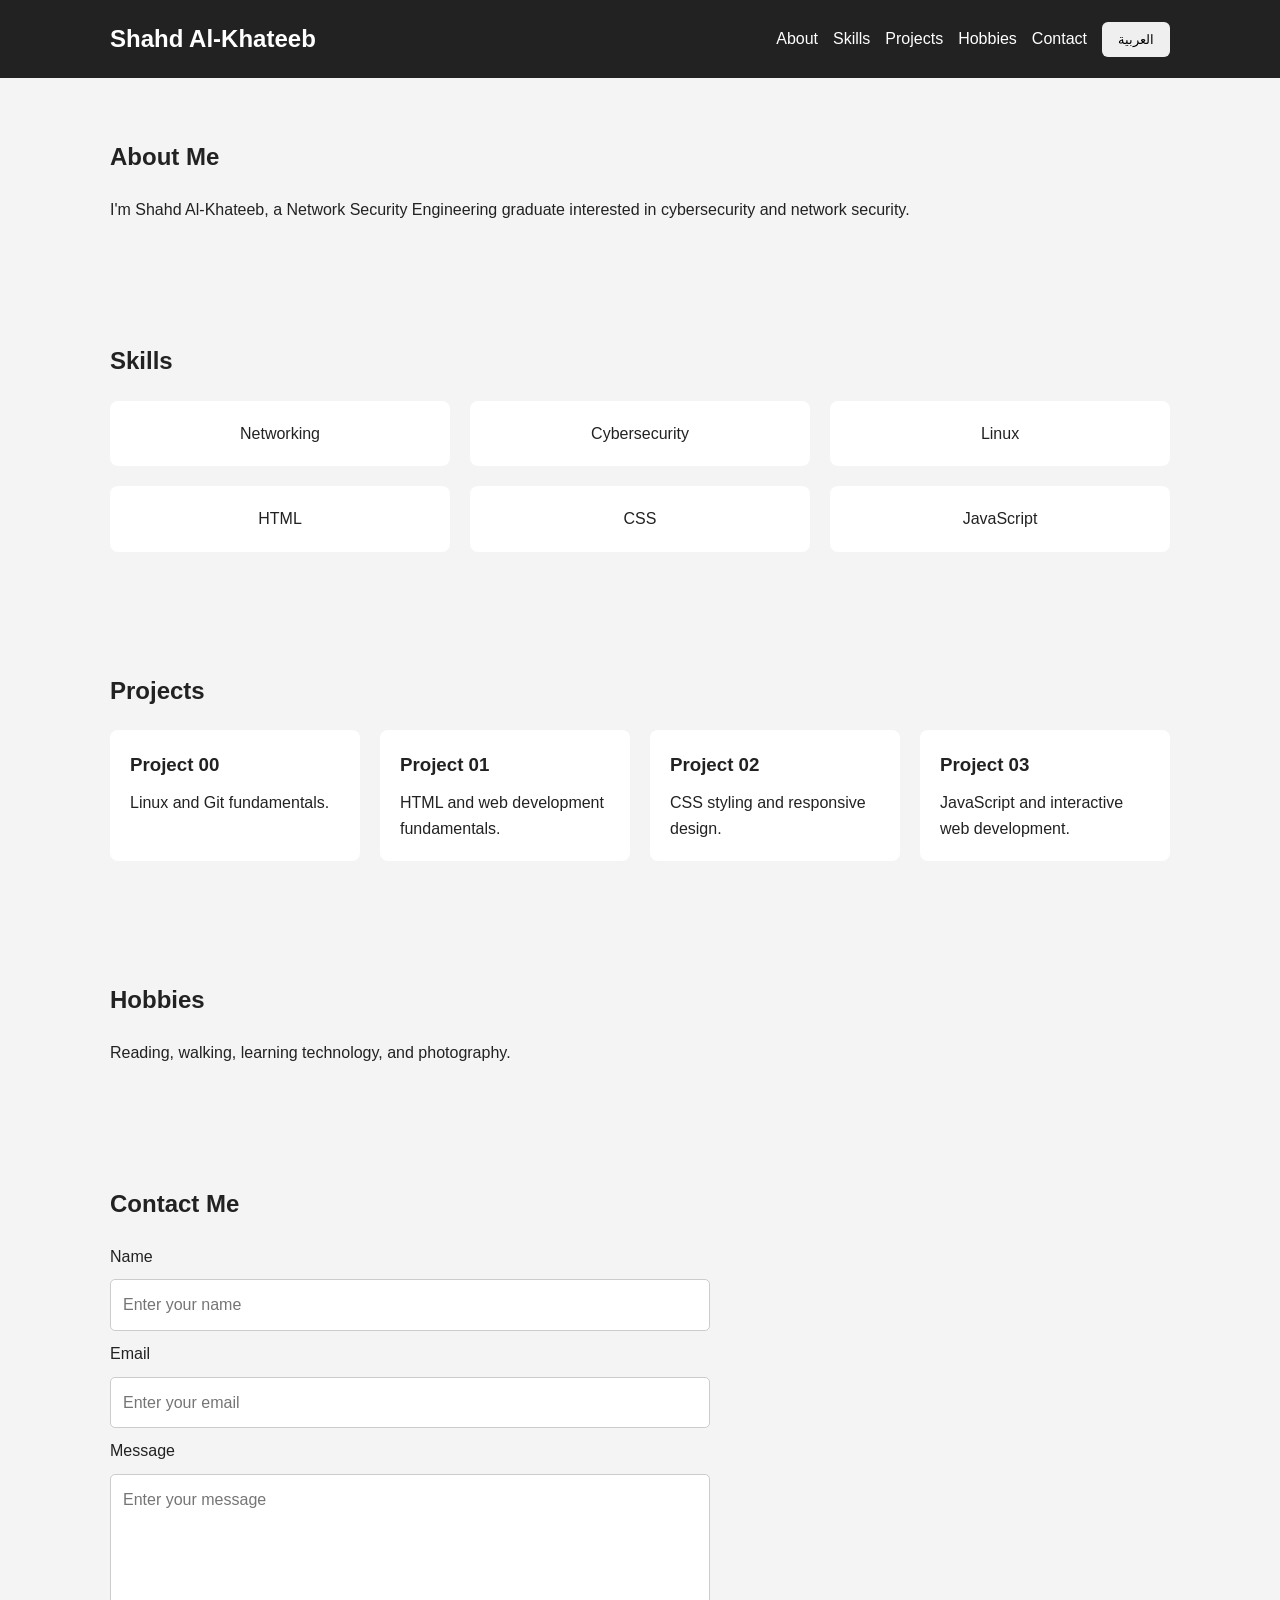
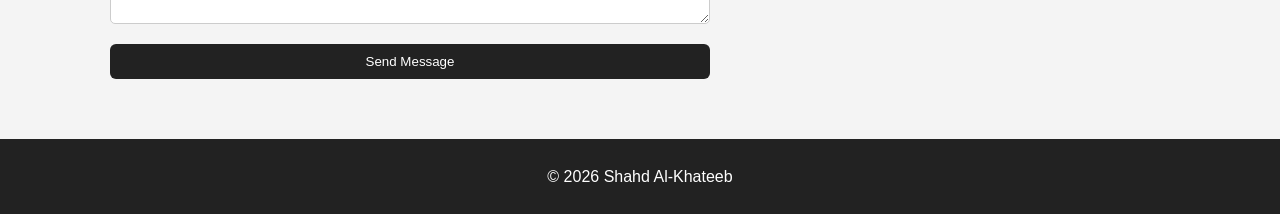
<file: bonus02/index.html>
<!DOCTYPE html>
<html lang="en" dir="ltr">

<head>
    <meta charset="UTF-8">
    <meta name="viewport" content="width=device-width, initial-scale=1.0">

    <title>Shahd Al-Khateeb | Portfolio</title>

    <link rel="stylesheet" href="style.css">
</head>

<body>

    <header>
        <nav class="navbar">

            <h1 id="name">Shahd Al-Khateeb</h1>

            <div class="nav-links">

                <a href="#about" id="navAbout">About</a>

                <a href="#skills" id="navSkills">Skills</a>

                <a href="#projects" id="navProjects">Projects</a>

                <a href="#hobbies" id="navHobbies">Hobbies</a>

                <a href="#contact" id="navContact">Contact</a>

                <button id="languageButton" type="button">
                    العربية
                </button>

            </div>

        </nav>
    </header>


    <main>

        <!-- About -->

        <section id="about" class="section">

            <h2 id="aboutTitle">About Me</h2>

            <p id="aboutText">
                I'm Shahd Al-Khateeb, a Network Security Engineering
                graduate interested in cybersecurity and network security.
            </p>

        </section>


        <!-- Skills -->

        <section id="skills" class="section">

            <h2 id="skillsTitle">Skills</h2>

            <div class="skills">

                <div id="skill1">Networking</div>

                <div id="skill2">Cybersecurity</div>

                <div id="skill3">Linux</div>

                <div id="skill4">HTML</div>

                <div id="skill5">CSS</div>

                <div id="skill6">JavaScript</div>

            </div>

        </section>


        <!-- Projects -->

        <section id="projects" class="section">

            <h2 id="projectsTitle">Projects</h2>

            <div class="projects">

                <article class="project-card">

                    <h3 id="project1Title">
                        Project 00
                    </h3>

                    <p id="project1Text">
                        Linux and Git fundamentals.
                    </p>

                </article>


                <article class="project-card">

                    <h3 id="project2Title">
                        Project 01
                    </h3>

                    <p id="project2Text">
                        HTML and web development fundamentals.
                    </p>

                </article>


                <article class="project-card">

                    <h3 id="project3Title">
                        Project 02
                    </h3>

                    <p id="project3Text">
                        CSS styling and responsive design.
                    </p>

                </article>


                <article class="project-card">

                    <h3 id="project4Title">
                        Project 03
                    </h3>

                    <p id="project4Text">
                        JavaScript and interactive web development.
                    </p>

                </article>

            </div>

        </section>


        <!-- Hobbies -->

        <section id="hobbies" class="section">

            <h2 id="hobbiesTitle">Hobbies</h2>

            <p id="hobbiesText">
                Reading, walking, learning technology, and photography.
            </p>

        </section>


        <!-- Contact -->

        <section id="contact" class="section">

            <h2 id="contactTitle">Contact Me</h2>

            <form class="contact-form">

                <label for="nameInput" id="nameLabel">
                    Name
                </label>

                <input
                    type="text"
                    id="nameInput"
                    placeholder="Enter your name"
                >


                <label for="emailInput" id="emailLabel">
                    Email
                </label>

                <input
                    type="email"
                    id="emailInput"
                    placeholder="Enter your email"
                >


                <label for="messageInput" id="messageLabel">
                    Message
                </label>

                <textarea
                    id="messageInput"
                    placeholder="Enter your message"
                ></textarea>


                <button type="submit" id="sendButton">
                    Send Message
                </button>

            </form>

        </section>

    </main>


    <footer>

        <p id="footerText">
            © 2026 Shahd Al-Khateeb
        </p>

    </footer>


    <script src="script.js"></script>

</body>
</html>
</file>
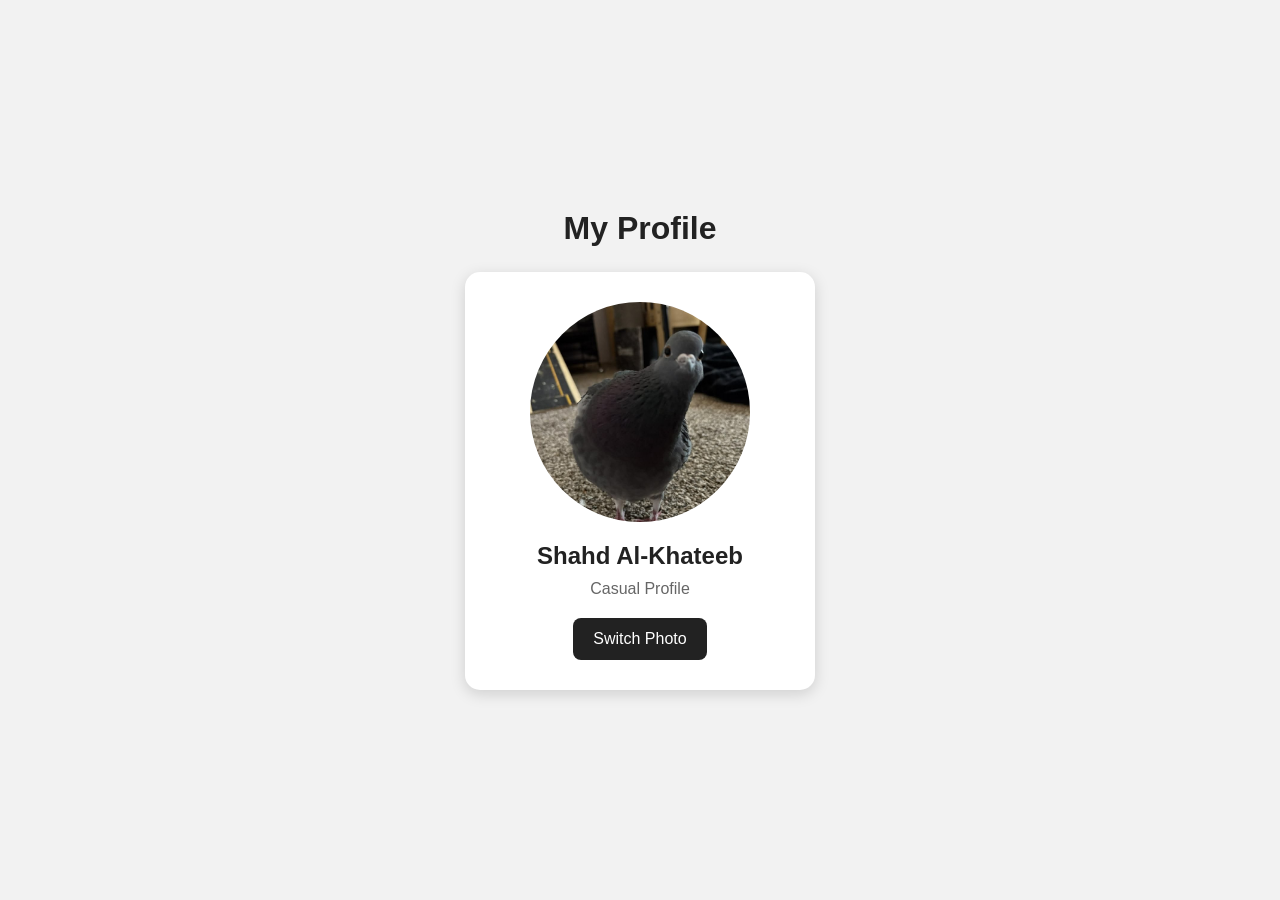
<file: bounce01/index.html>
<!DOCTYPE html>
<html lang="en">
<head>
    <meta charset="UTF-8">
    <meta name="viewport" content="width=device-width, initial-scale=1.0">
    <title>Profile Photo Switcher</title>

    <link rel="stylesheet" href="style.css">
</head>

<body>

    <main class="profile-container">

        <h1>My Profile</h1>

        <div class="profile-card">

            <img
                id="profilePhoto"
                src="assets/casual.jpg"
                alt="Shahd casual profile photo"
            >

            <h2>Shahd Al-Khateeb</h2>

            <p id="photoDescription">
                Casual Profile
            </p>

            <button id="switchButton" type="button">
                Switch Photo
            </button>

        </div>

    </main>

    <script src="script.js"></script>

</body>
</html>
</file>
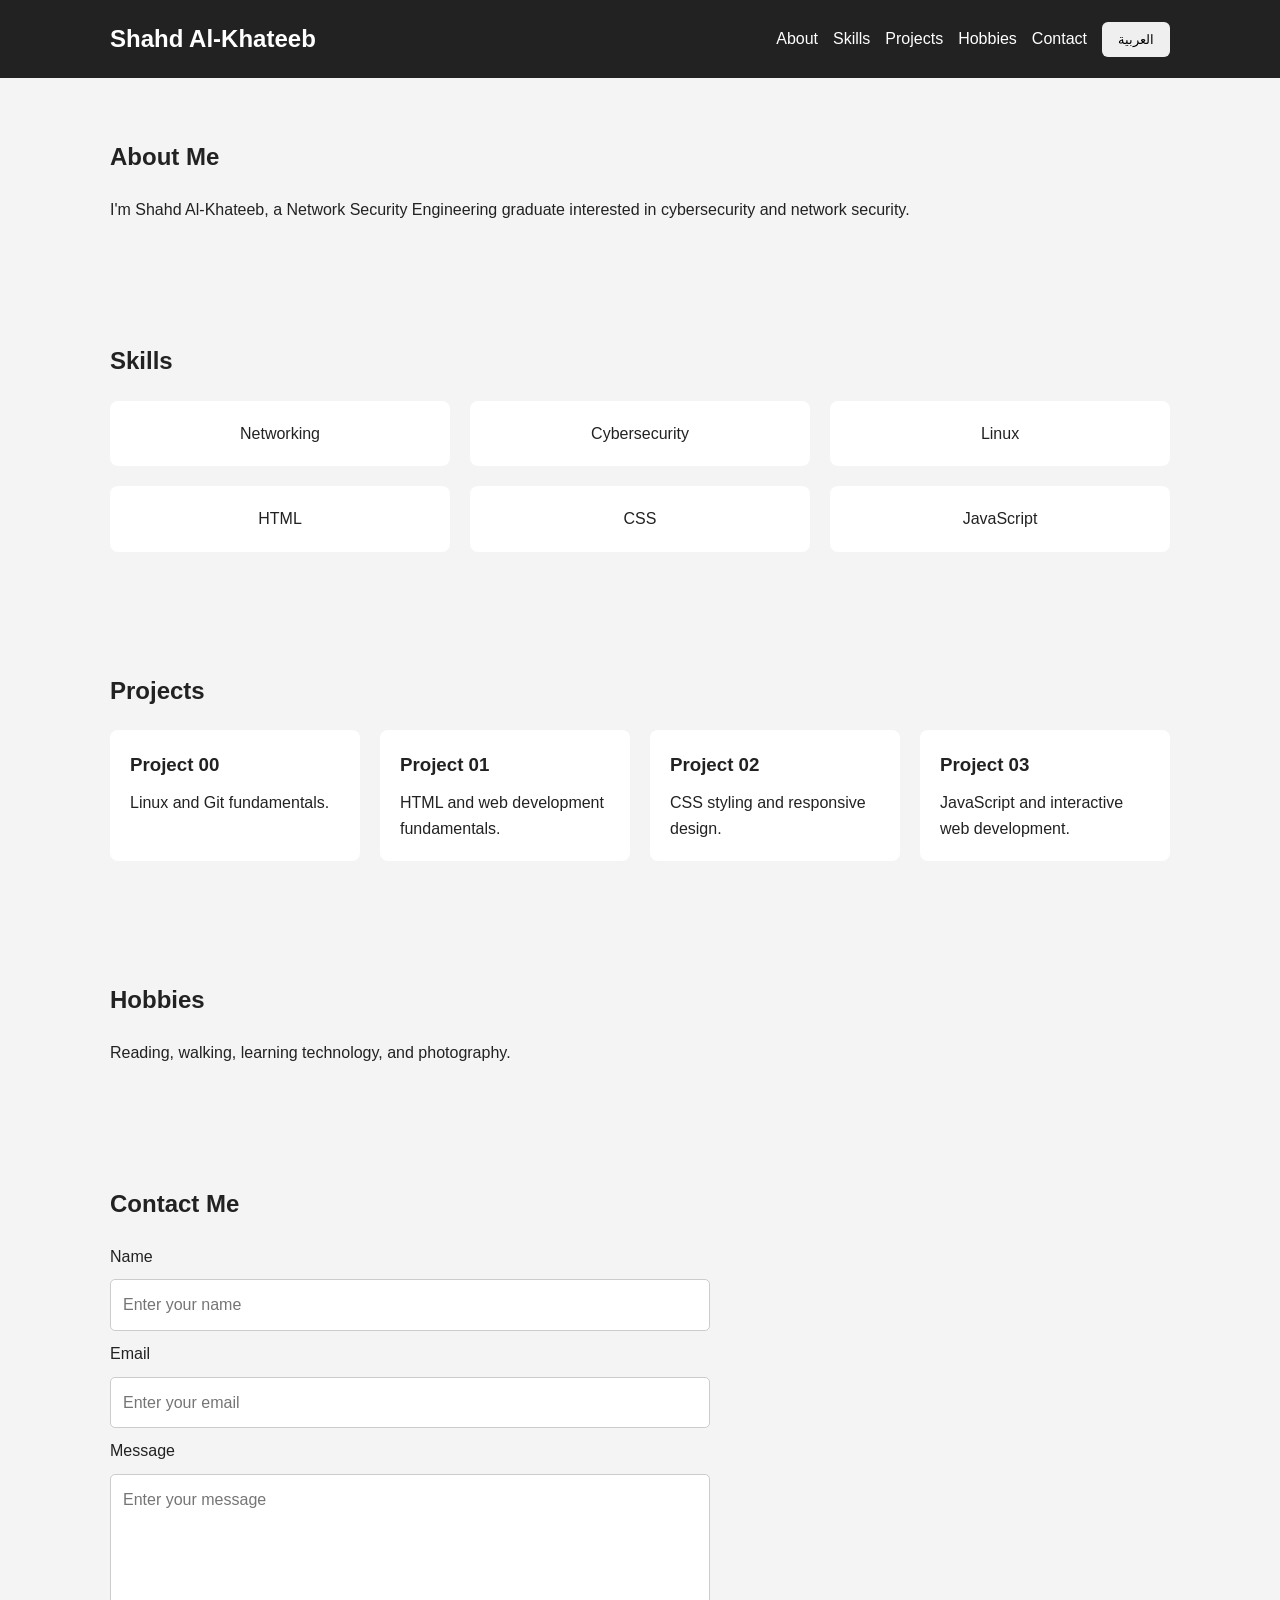
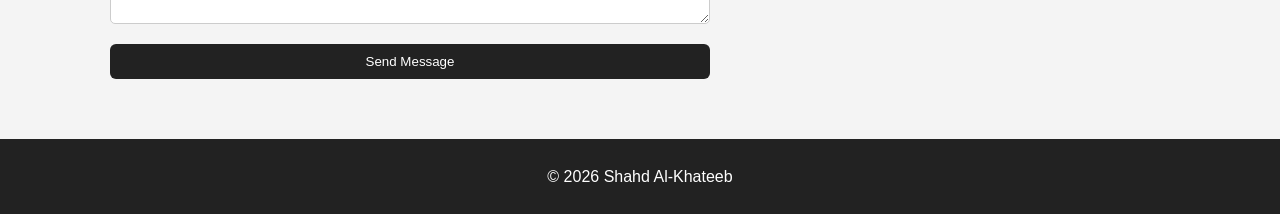
<file: bounce02/index.html>
<!DOCTYPE html>
<html lang="en" dir="ltr">

<head>
    <meta charset="UTF-8">
    <meta name="viewport" content="width=device-width, initial-scale=1.0">

    <title>Shahd Al-Khateeb | Portfolio</title>

    <link rel="stylesheet" href="style.css">
</head>

<body>

    <header>
        <nav class="navbar">

            <h1 id="name">Shahd Al-Khateeb</h1>

            <div class="nav-links">

                <a href="#about" id="navAbout">About</a>

                <a href="#skills" id="navSkills">Skills</a>

                <a href="#projects" id="navProjects">Projects</a>

                <a href="#hobbies" id="navHobbies">Hobbies</a>

                <a href="#contact" id="navContact">Contact</a>

                <button id="languageButton" type="button">
                    العربية
                </button>

            </div>

        </nav>
    </header>


    <main>

        <!-- About -->

        <section id="about" class="section">

            <h2 id="aboutTitle">About Me</h2>

            <p id="aboutText">
                I'm Shahd Al-Khateeb, a Network Security Engineering
                graduate interested in cybersecurity and network security.
            </p>

        </section>


        <!-- Skills -->

        <section id="skills" class="section">

            <h2 id="skillsTitle">Skills</h2>

            <div class="skills">

                <div id="skill1">Networking</div>

                <div id="skill2">Cybersecurity</div>

                <div id="skill3">Linux</div>

                <div id="skill4">HTML</div>

                <div id="skill5">CSS</div>

                <div id="skill6">JavaScript</div>

            </div>

        </section>


        <!-- Projects -->

        <section id="projects" class="section">

            <h2 id="projectsTitle">Projects</h2>

            <div class="projects">

                <article class="project-card">

                    <h3 id="project1Title">
                        Project 00
                    </h3>

                    <p id="project1Text">
                        Linux and Git fundamentals.
                    </p>

                </article>


                <article class="project-card">

                    <h3 id="project2Title">
                        Project 01
                    </h3>

                    <p id="project2Text">
                        HTML and web development fundamentals.
                    </p>

                </article>


                <article class="project-card">

                    <h3 id="project3Title">
                        Project 02
                    </h3>

                    <p id="project3Text">
                        CSS styling and responsive design.
                    </p>

                </article>


                <article class="project-card">

                    <h3 id="project4Title">
                        Project 03
                    </h3>

                    <p id="project4Text">
                        JavaScript and interactive web development.
                    </p>

                </article>

            </div>

        </section>


        <!-- Hobbies -->

        <section id="hobbies" class="section">

            <h2 id="hobbiesTitle">Hobbies</h2>

            <p id="hobbiesText">
                Reading, walking, learning technology, and photography.
            </p>

        </section>


        <!-- Contact -->

        <section id="contact" class="section">

            <h2 id="contactTitle">Contact Me</h2>

            <form class="contact-form">

                <label for="nameInput" id="nameLabel">
                    Name
                </label>

                <input
                    type="text"
                    id="nameInput"
                    placeholder="Enter your name"
                >


                <label for="emailInput" id="emailLabel">
                    Email
                </label>

                <input
                    type="email"
                    id="emailInput"
                    placeholder="Enter your email"
                >


                <label for="messageInput" id="messageLabel">
                    Message
                </label>

                <textarea
                    id="messageInput"
                    placeholder="Enter your message"
                ></textarea>


                <button type="submit" id="sendButton">
                    Send Message
                </button>

            </form>

        </section>

    </main>


    <footer>

        <p id="footerText">
            © 2026 Shahd Al-Khateeb
        </p>

    </footer>


    <script src="script.js"></script>

</body>
</html>
</file>
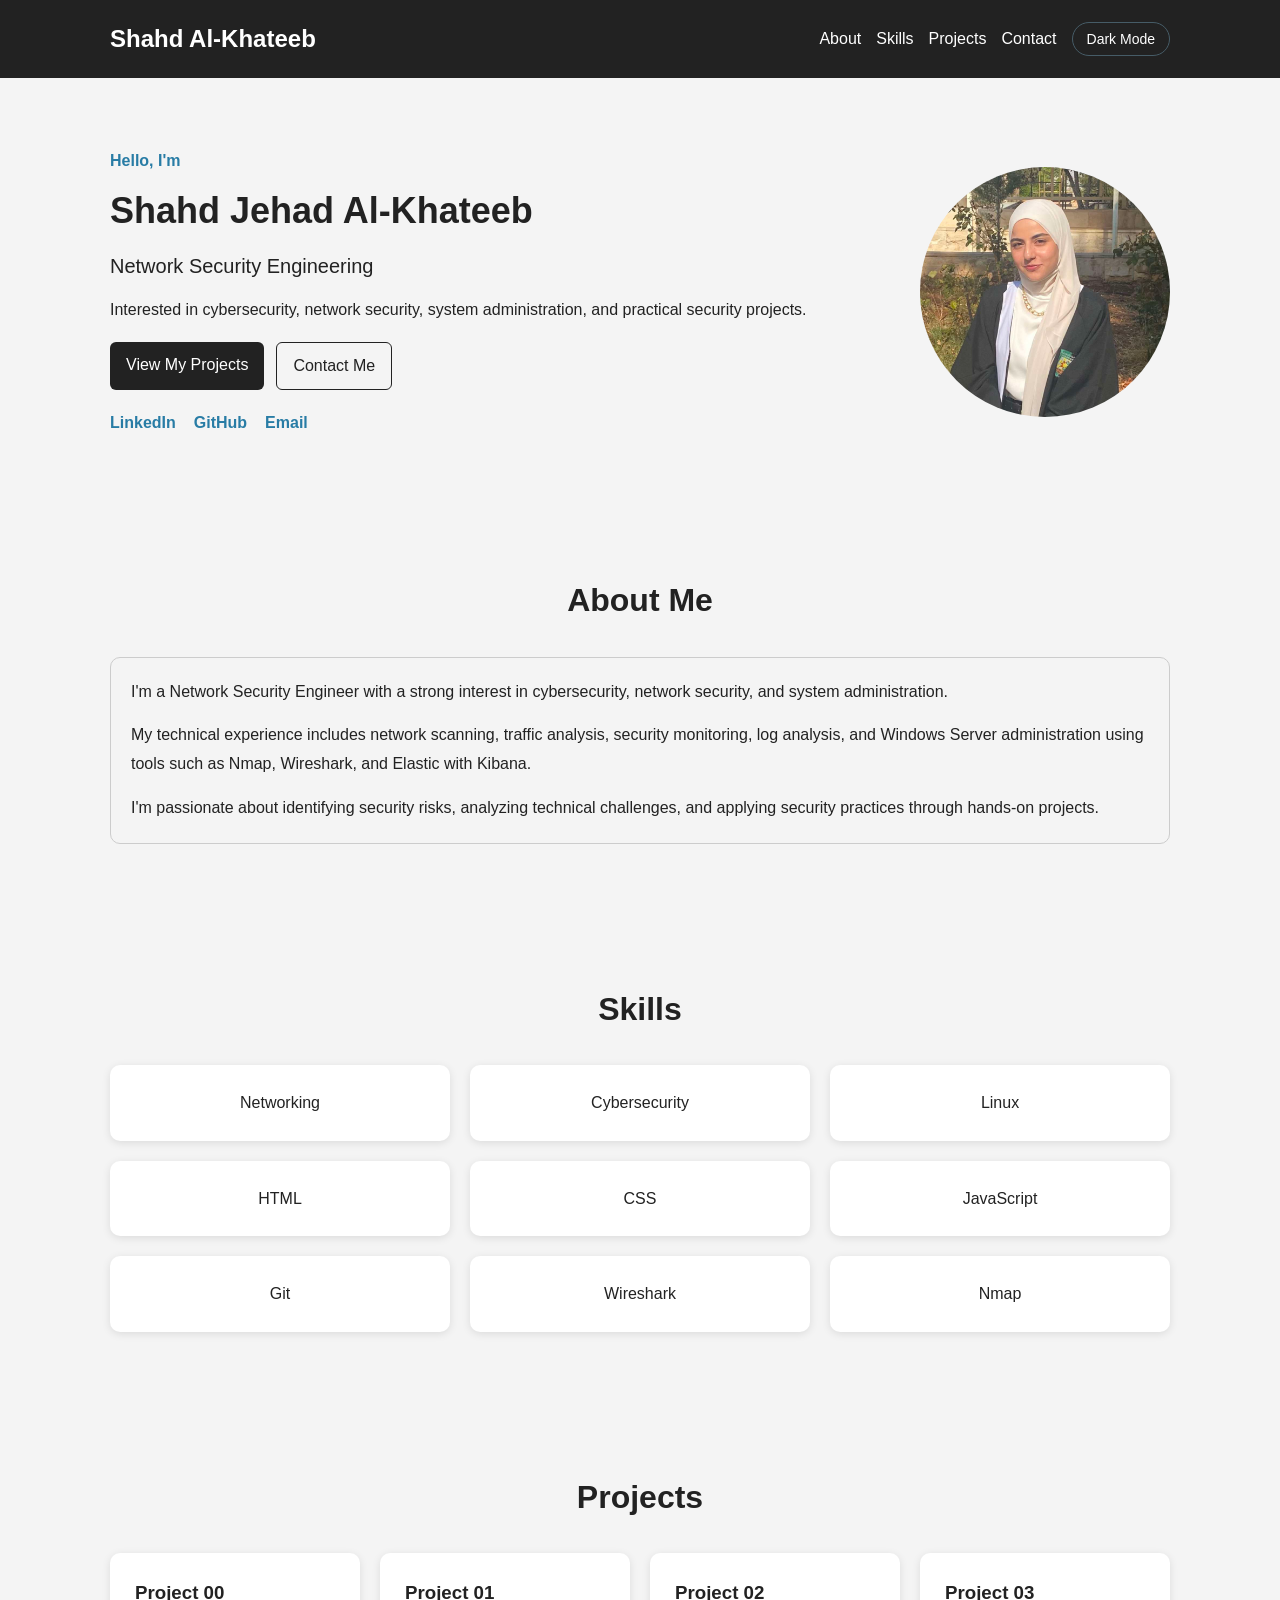
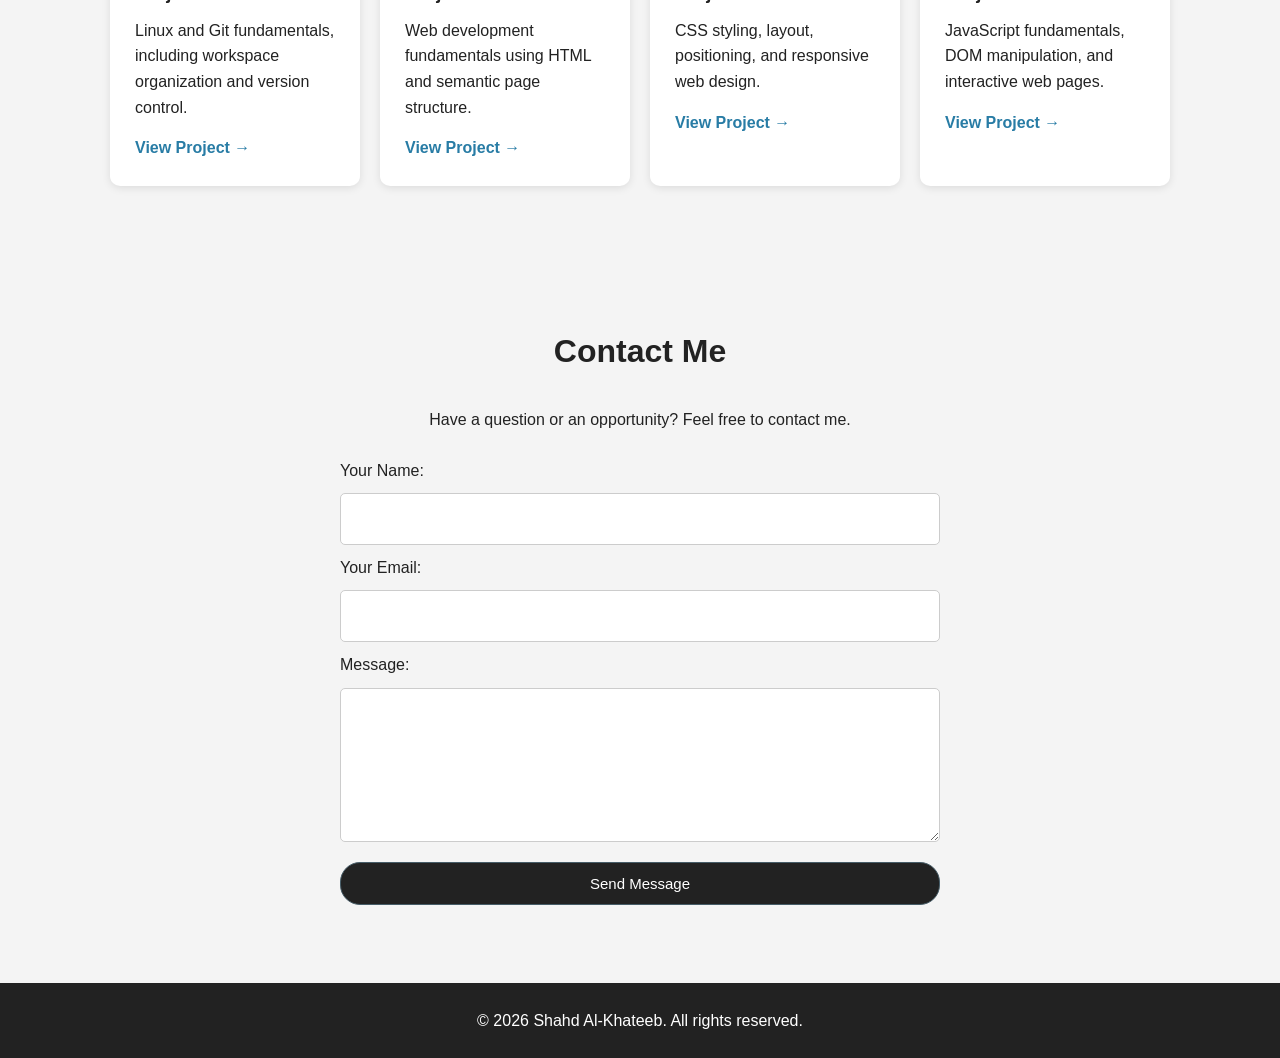
<file: ex00/index.html>
<!DOCTYPE html>
<html lang="en">
<head>
    <meta charset="UTF-8">
    <meta name="viewport" content="width=device-width, initial-scale=1.0">
    <title>Shahd Al-Khateeb | Portfolio</title>
    <link rel="stylesheet" href="style.css">
</head>

<body>
    <header>
        <nav class="navbar">
            <h1>Shahd Al-Khateeb</h1>

            <div class="nav-links">
                <a href="#about">About</a>
                <a href="#skills">Skills</a>
                <a href="#projects">Projects</a>
                <a href="#contact">Contact</a>
                <button id="themeButton" type="button">Dark Mode</button>
            </div>
        </nav>
    </header>

    <main>
        <section class="section hero-section">
            <div class="hero-text">
                <p class="intro">Hello, I'm</p>
                <h2>Shahd Jehad Al-Khateeb</h2>
                <h3>Network Security Engineering</h3>

                <p>
                    Interested in cybersecurity, network security,
                    system administration, and practical security projects.
                </p>

                <div class="hero-buttons">
                    <a href="#projects" class="main-button">View My Projects</a>
                    <a href="#contact" class="second-button">Contact Me</a>
                </div>

                <div class="social-links">
                    <a href="https://www.linkedin.com/in/shahd-j-alkhateeb"
                       target="_blank"
                       rel="noopener noreferrer">LinkedIn</a>

                    <a href="https://github.com/s1kh"
                       target="_blank"
                       rel="noopener noreferrer">GitHub</a>

                    <a href="mailto:Shahad.j.alkhateeb@gmail.com">Email</a>
                </div>
            </div>

            <div class="about-image">
                <img src="assets/profile.jpg" alt="Shahd Al-Khateeb">
            </div>
        </section>

        <section id="about" class="section">
            <h2>About Me</h2>

            <div class="about-text">
                <p>
                    I'm a Network Security Engineer with a strong interest
                    in cybersecurity, network security, and system administration.
                </p>

                <p>
                    My technical experience includes network scanning,
                    traffic analysis, security monitoring, log analysis,
                    and Windows Server administration using tools such as
                    Nmap, Wireshark, and Elastic with Kibana.
                </p>

                <p>
                    I'm passionate about identifying security risks,
                    analyzing technical challenges, and applying security
                    practices through hands-on projects.
                </p>
            </div>
        </section>

        <section id="skills" class="section">
            <h2>Skills</h2>

            <div class="skills-grid">
                <div class="skill-card">Networking</div>
                <div class="skill-card">Cybersecurity</div>
                <div class="skill-card">Linux</div>
                <div class="skill-card">HTML</div>
                <div class="skill-card">CSS</div>
                <div class="skill-card">JavaScript</div>
                <div class="skill-card">Git</div>
                <div class="skill-card">Wireshark</div>
                <div class="skill-card">Nmap</div>
            </div>
        </section>

        <section id="projects" class="section">
            <h2>Projects</h2>

            <div class="projects-container">
                <a class="project-card"
                   href="https://github.com/s1kh/discovery-web-piscine"
                   target="_blank"
                   rel="noopener noreferrer">
                    <h3>Project 00</h3>
                    <p>
                        Linux and Git fundamentals, including workspace
                        organization and version control.
                    </p>
                    <span>View Project →</span>
                </a>

                <a class="project-card"
                   href="https://github.com/s1kh/Project01"
                   target="_blank"
                   rel="noopener noreferrer">
                    <h3>Project 01</h3>
                    <p>
                        Web development fundamentals using HTML
                        and semantic page structure.
                    </p>
                    <span>View Project →</span>
                </a>

                <a class="project-card"
                   href="https://github.com/s1kh/Project02"
                   target="_blank"
                   rel="noopener noreferrer">
                    <h3>Project 02</h3>
                    <p>
                        CSS styling, layout, positioning,
                        and responsive web design.
                    </p>
                    <span>View Project →</span>
                </a>

                <a class="project-card"
                   href="https://github.com/s1kh/Project03"
                   target="_blank"
                   rel="noopener noreferrer">
                    <h3>Project 03</h3>
                    <p>
                        JavaScript fundamentals, DOM manipulation,
                        and interactive web pages.
                    </p>
                    <span>View Project →</span>
                </a>
            </div>
        </section>

        <section id="contact" class="section">
            <h2>Contact Me</h2>

            <p class="contact-description">
                Have a question or an opportunity?
                Feel free to contact me.
            </p>

            <form id="contactForm"
                  action="https://formspree.io/f/xljglkwv"
                  method="POST"
                  class="contact-form">

                <label for="name">Your Name:</label>
                <input type="text" id="name" name="name" required>

                <label for="email">Your Email:</label>
                <input type="email" id="email" name="email" required>

                <label for="message">Message:</label>
                <textarea id="message"
                          name="message"
                          rows="5"
                          required></textarea>

                <button type="submit">Send Message</button>
            </form>

            <p id="formStatus"></p>
        </section>
    </main>

    <footer>
        <p>&copy; 2026 Shahd Al-Khateeb. All rights reserved.</p>
    </footer>

    <script src="script.js"></script>
</body>
</html>
</file>
<file: bonus02/style.css>
* {
    box-sizing: border-box;
    margin: 0;
    padding: 0;
}

html {
    scroll-behavior: smooth;
}

body {
    font-family: Arial, sans-serif;

    background-color: #f4f4f4;
    color: #222;

    line-height: 1.6;

    transition: direction 0.3s ease;
}


/* Header */

header {
    background-color: #222;
    color: white;
}

.navbar {
    max-width: 1100px;
    margin: auto;
    padding: 20px;

    display: flex;
    justify-content: space-between;
    align-items: center;

    gap: 20px;
}

.nav-links {
    display: flex;
    align-items: center;
    gap: 15px;

    flex-wrap: wrap;
}

.nav-links a {
    color: white;
    text-decoration: none;
}

.nav-links a:hover {
    text-decoration: underline;
}

button {
    padding: 10px 16px;

    border: none;
    border-radius: 6px;

    cursor: pointer;
}


/* Sections */

.section {
    max-width: 1100px;

    margin: auto;

    padding: 60px 20px;
}

.section h2 {
    margin-bottom: 20px;
}


/* Skills */

.skills {
    display: grid;

    grid-template-columns: repeat(3, 1fr);

    gap: 20px;

    margin-top: 20px;
}

.skills div {
    padding: 20px;

    background-color: white;

    border-radius: 8px;

    text-align: center;
}


/* Projects */

.projects {
    display: flex;

    gap: 20px;

    flex-wrap: wrap;

    margin-top: 20px;
}

.project-card {
    flex: 1 1 220px;

    padding: 20px;

    background-color: white;

    border-radius: 8px;
}

.project-card h3 {
    margin-bottom: 10px;
}


/* Contact */

.contact-form {
    max-width: 600px;

    display: flex;

    flex-direction: column;

    gap: 10px;

    margin-top: 20px;
}

.contact-form input,
.contact-form textarea {
    padding: 12px;

    border: 1px solid #ccc;

    border-radius: 5px;

    font: inherit;
}

.contact-form textarea {
    min-height: 150px;

    resize: vertical;
}

.contact-form button {
    background-color: #222;

    color: white;

    margin-top: 10px;
}


/* Footer */

footer {
    background-color: #222;

    color: white;

    text-align: center;

    padding: 25px;
}


/* Arabic / RTL */

[dir="rtl"] {
    text-align: right;
}

[dir="rtl"] .navbar {
    direction: rtl;
}

[dir="rtl"] .nav-links {
    direction: rtl;
}

[dir="rtl"] .contact-form {
    text-align: right;
}


/* Mobile */

@media (max-width: 768px) {

    .navbar {
        flex-direction: column;

        text-align: center;
    }

    .nav-links {
        justify-content: center;
    }

    .skills {
        grid-template-columns: 1fr;
    }

    .projects {
        flex-direction: column;
    }

}
</file>
<file: bounce01/style.css>
* {
    box-sizing: border-box;
    margin: 0;
    padding: 0;
}

body {
    min-height: 100vh;

    display: flex;
    justify-content: center;
    align-items: center;

    font-family: Arial, sans-serif;

    background-color: #f2f2f2;
    color: #222;
}

.profile-container {
    text-align: center;
    padding: 30px;
}

.profile-container h1 {
    margin-bottom: 25px;
}

.profile-card {
    width: 350px;
    padding: 30px;

    background-color: white;

    border-radius: 15px;

    box-shadow: 0 4px 15px rgba(0, 0, 0, 0.15);
}

#profilePhoto {
    width: 220px;
    height: 220px;

    object-fit: cover;

    border-radius: 50%;

    display: block;
    margin: 0 auto 20px;

    /*
       Smooth transition when the image changes
    */
    transition: opacity 0.4s ease,
                transform 0.4s ease;
}

#profilePhoto:hover {
    transform: scale(1.03);
}

.profile-card h2 {
    margin-bottom: 10px;
}

#photoDescription {
    margin-bottom: 20px;
    color: #666;
}

#switchButton {
    padding: 12px 20px;

    border: none;
    border-radius: 8px;

    background-color: #222;
    color: white;

    cursor: pointer;

    font-size: 16px;

    transition: background-color 0.3s ease,
                transform 0.2s ease;
}

#switchButton:hover {
    transform: translateY(-2px);
}

#switchButton:active {
    transform: translateY(0);
}


/* Mobile */

@media (max-width: 500px) {

    .profile-card {
        width: 90vw;
    }

    #profilePhoto {
        width: 180px;
        height: 180px;
    }

}
</file>
<file: bounce02/style.css>
* {
    box-sizing: border-box;
    margin: 0;
    padding: 0;
}

html {
    scroll-behavior: smooth;
}

body {
    font-family: Arial, sans-serif;

    background-color: #f4f4f4;
    color: #222;

    line-height: 1.6;

    transition: direction 0.3s ease;
}


/* Header */

header {
    background-color: #222;
    color: white;
}

.navbar {
    max-width: 1100px;
    margin: auto;
    padding: 20px;

    display: flex;
    justify-content: space-between;
    align-items: center;

    gap: 20px;
}

.nav-links {
    display: flex;
    align-items: center;
    gap: 15px;

    flex-wrap: wrap;
}

.nav-links a {
    color: white;
    text-decoration: none;
}

.nav-links a:hover {
    text-decoration: underline;
}

button {
    padding: 10px 16px;

    border: none;
    border-radius: 6px;

    cursor: pointer;
}


/* Sections */

.section {
    max-width: 1100px;

    margin: auto;

    padding: 60px 20px;
}

.section h2 {
    margin-bottom: 20px;
}


/* Skills */

.skills {
    display: grid;

    grid-template-columns: repeat(3, 1fr);

    gap: 20px;

    margin-top: 20px;
}

.skills div {
    padding: 20px;

    background-color: white;

    border-radius: 8px;

    text-align: center;
}


/* Projects */

.projects {
    display: flex;

    gap: 20px;

    flex-wrap: wrap;

    margin-top: 20px;
}

.project-card {
    flex: 1 1 220px;

    padding: 20px;

    background-color: white;

    border-radius: 8px;
}

.project-card h3 {
    margin-bottom: 10px;
}


/* Contact */

.contact-form {
    max-width: 600px;

    display: flex;

    flex-direction: column;

    gap: 10px;

    margin-top: 20px;
}

.contact-form input,
.contact-form textarea {
    padding: 12px;

    border: 1px solid #ccc;

    border-radius: 5px;

    font: inherit;
}

.contact-form textarea {
    min-height: 150px;

    resize: vertical;
}

.contact-form button {
    background-color: #222;

    color: white;

    margin-top: 10px;
}


/* Footer */

footer {
    background-color: #222;

    color: white;

    text-align: center;

    padding: 25px;
}


/* Arabic / RTL */

[dir="rtl"] {
    text-align: right;
}

[dir="rtl"] .navbar {
    direction: rtl;
}

[dir="rtl"] .nav-links {
    direction: rtl;
}

[dir="rtl"] .contact-form {
    text-align: right;
}


/* Mobile */

@media (max-width: 768px) {

    .navbar {
        flex-direction: column;

        text-align: center;
    }

    .nav-links {
        justify-content: center;
    }

    .skills {
        grid-template-columns: 1fr;
    }

    .projects {
        flex-direction: column;
    }

}
</file>
<file: ex00/style.css>
* {
    box-sizing: border-box;
    margin: 0;
    padding: 0;
}

html {
    scroll-behavior: smooth;
}

body {
    font-family: Arial, sans-serif;
    background-color: #f4f4f4;
    color: #222;
    line-height: 1.6;
}

/* Navbar */
header {
    background-color: #222;
    color: white;
}

.navbar {
    max-width: 1100px;
    margin: auto;
    padding: 20px;
    display: flex;
    justify-content: space-between;
    align-items: center;
    gap: 20px;
}

.navbar h1 {
    font-size: 24px;
}

.nav-links {
    display: flex;
    align-items: center;
    gap: 15px;
    flex-wrap: wrap;
}

.nav-links a {
    color: white;
    text-decoration: none;
}

.nav-links a:hover {
    text-decoration: underline;
}


/* Dark Mode Button */
#themeButton {
    background-color: transparent;
    color: white;
    border: 1px solid #465c67;
    padding: 8px 14px;
    border-radius: 20px;
    font-size: 14px;
    cursor: pointer;
    transition: background-color 0.3s, color 0.3s;
}

#themeButton:hover {
    background-color: #55595a;
    color: white;
}


/* General Sections */
.section {
    max-width: 1100px;
    margin: auto;
    padding: 70px 20px;
}

.section h2 {
    text-align: center;
    margin-bottom: 30px;
    font-size: 32px;
}

/* Introduction */
.hero-section {
    display: flex;
    justify-content: space-between;
    align-items: center;
    gap: 50px;
}

.hero-text {
    flex: 1;
}

.hero-text .intro {
    color: #287ca5;
    font-weight: bold;
    margin-bottom: 8px;
}

.hero-text h2 {
    text-align: left;
    margin-bottom: 10px;
    font-size: 36px;
}

.hero-text h3 {
    margin-bottom: 15px;
    font-size: 20px;
    font-weight: normal;
}

.hero-text > p {
    margin-bottom: 20px;
}

.hero-buttons {
    display: flex;
    gap: 12px;
    flex-wrap: wrap;
    margin-bottom: 20px;
}

.main-button,
.second-button {
    display: inline-block;
    padding: 10px 16px;
    border-radius: 6px;
    text-decoration: none;
}

.main-button {
    background-color: #222;
    color: white;
}

.second-button {
    border: 1px solid #222;
    color: #222;
}

.main-button:hover,
.second-button:hover {
    opacity: 0.8;
}

.social-links {
    display: flex;
    gap: 18px;
    flex-wrap: wrap;
}

.social-links a {
    color: #287ca5;
    text-decoration: none;
    font-weight: bold;
}

.social-links a:hover {
    text-decoration: underline;
}

/* Profile Image */
.about-image {
    flex: 0 0 250px;
}

.about-image img {
    display: block;
    width: 250px;
    height: 250px;
    object-fit: cover;
    object-position: center 25%;
    border-radius: 50%;
}

/* About Me */
.about-text {
    max-width: 1150px;
    margin: auto;
    padding: 20px;
    border: 1px solid #cccccc;
    border-radius: 10px;
    line-height: 1.8;
}

.about-text p {
    margin-bottom: 15px;
}

.about-text p:last-child {
    margin-bottom: 0;
}

/* Skills */
.skills-grid {
    display: grid;
    grid-template-columns: repeat(3, 1fr);
    gap: 20px;
}

.skill-card {
    background-color: white;
    padding: 25px;
    text-align: center;
    border-radius: 10px;
    box-shadow: 0 2px 8px rgba(0, 0, 0, 0.1);
}

/* Projects */
.projects-container {
    display: flex;
    gap: 20px;
    flex-wrap: wrap;
}

.project-card {
    background-color: white;
    color: #222;
    padding: 25px;
    border-radius: 10px;
    flex: 1 1 220px;
    box-shadow: 0 2px 8px rgba(0, 0, 0, 0.1);
    text-decoration: none;
    transition: transform 0.2s;
}

.project-card:hover {
    transform: translateY(-4px);
}

.project-card h3 {
    margin-bottom: 10px;
}

.project-card p {
    margin-bottom: 15px;
}

.project-card span {
    color: #287ca5;
    font-weight: bold;
}

/* Contact */
.contact-description {
    text-align: center;
    margin-bottom: 25px;
}

.contact-form {
    max-width: 600px;
    margin: auto;
    display: flex;
    flex-direction: column;
    gap: 10px;
}

.contact-form input,
.contact-form textarea {
    width: 100%;
    padding: 12px;
    border: 1px solid #ccc;
    border-radius: 5px;
    font: inherit;
}

.contact-form textarea {
    resize: vertical;
}

.contact-form button {
    background-color: #222;
    color: white;
    margin-top: 10px;
}

.contact-form button:hover {
    background-color: #287ca5;
}

#formStatus {
    margin-top: 8px;
}


/* Send Message Button */
.contact-form button {
    background-color: #222;
    color: white;
    border: 1px solid #465c67;
    padding: 12px 20px;
    border-radius: 20px;
    font-size: 15px;
    font-family: inherit;
    cursor: pointer;
    transition: background-color 0.3s, color 0.3s;
    margin-top: 10px;
}

.contact-form button:hover {
    background-color: #287ca5;
    color: white;
}

/* Send Message Button in Dark Mode */
body.dark-theme .contact-form button {
    background-color: transparent;
    color: white;
    border: 1px solid #287ca5;
}

body.dark-theme .contact-form button:hover {
    background-color: #287ca5;
    color: white;
}

/* Footer */
footer {
    background-color: #222;
    color: white;
    text-align: center;
    padding: 25px;
}

/* Dark Theme */
body.dark-theme {
    background-color: #181818;
    color: #f4f4f4;
}

body.dark-theme .about-text {
    border-color: #555;
}

body.dark-theme .skill-card,
body.dark-theme .project-card {
    background-color: #292929;
    color: #f4f4f4;
}

body.dark-theme .second-button {
    color: white;
    border-color: white;
}

body.dark-theme .contact-form input,
body.dark-theme .contact-form textarea {
    background-color: #292929;
    color: white;
    border-color: #555;
}

body.dark-theme .contact-form button {
    background-color: white;
    color: #222;
}

/* Mobile */
@media (max-width: 768px) {
    .navbar {
        flex-direction: column;
        text-align: center;
    }

    .nav-links {
        justify-content: center;
    }

    .hero-section {
        flex-direction: column-reverse;
        text-align: center;
        gap: 25px;
    }

    .hero-text h2 {
        text-align: center;
        font-size: 30px;
    }

    .hero-buttons,
    .social-links {
        justify-content: center;
    }

    .about-image img {
        width: 220px;
        height: 220px;
    }

    .skills-grid {
        grid-template-columns: repeat(2, 1fr);
        gap: 12px;
    }

    .projects-container {
        flex-direction: column;
    }

    .project-card {
        flex: none;
    }
}

@media (max-width: 400px) {
    .skills-grid {
        grid-template-columns: 1fr;
    }
}
</file>
